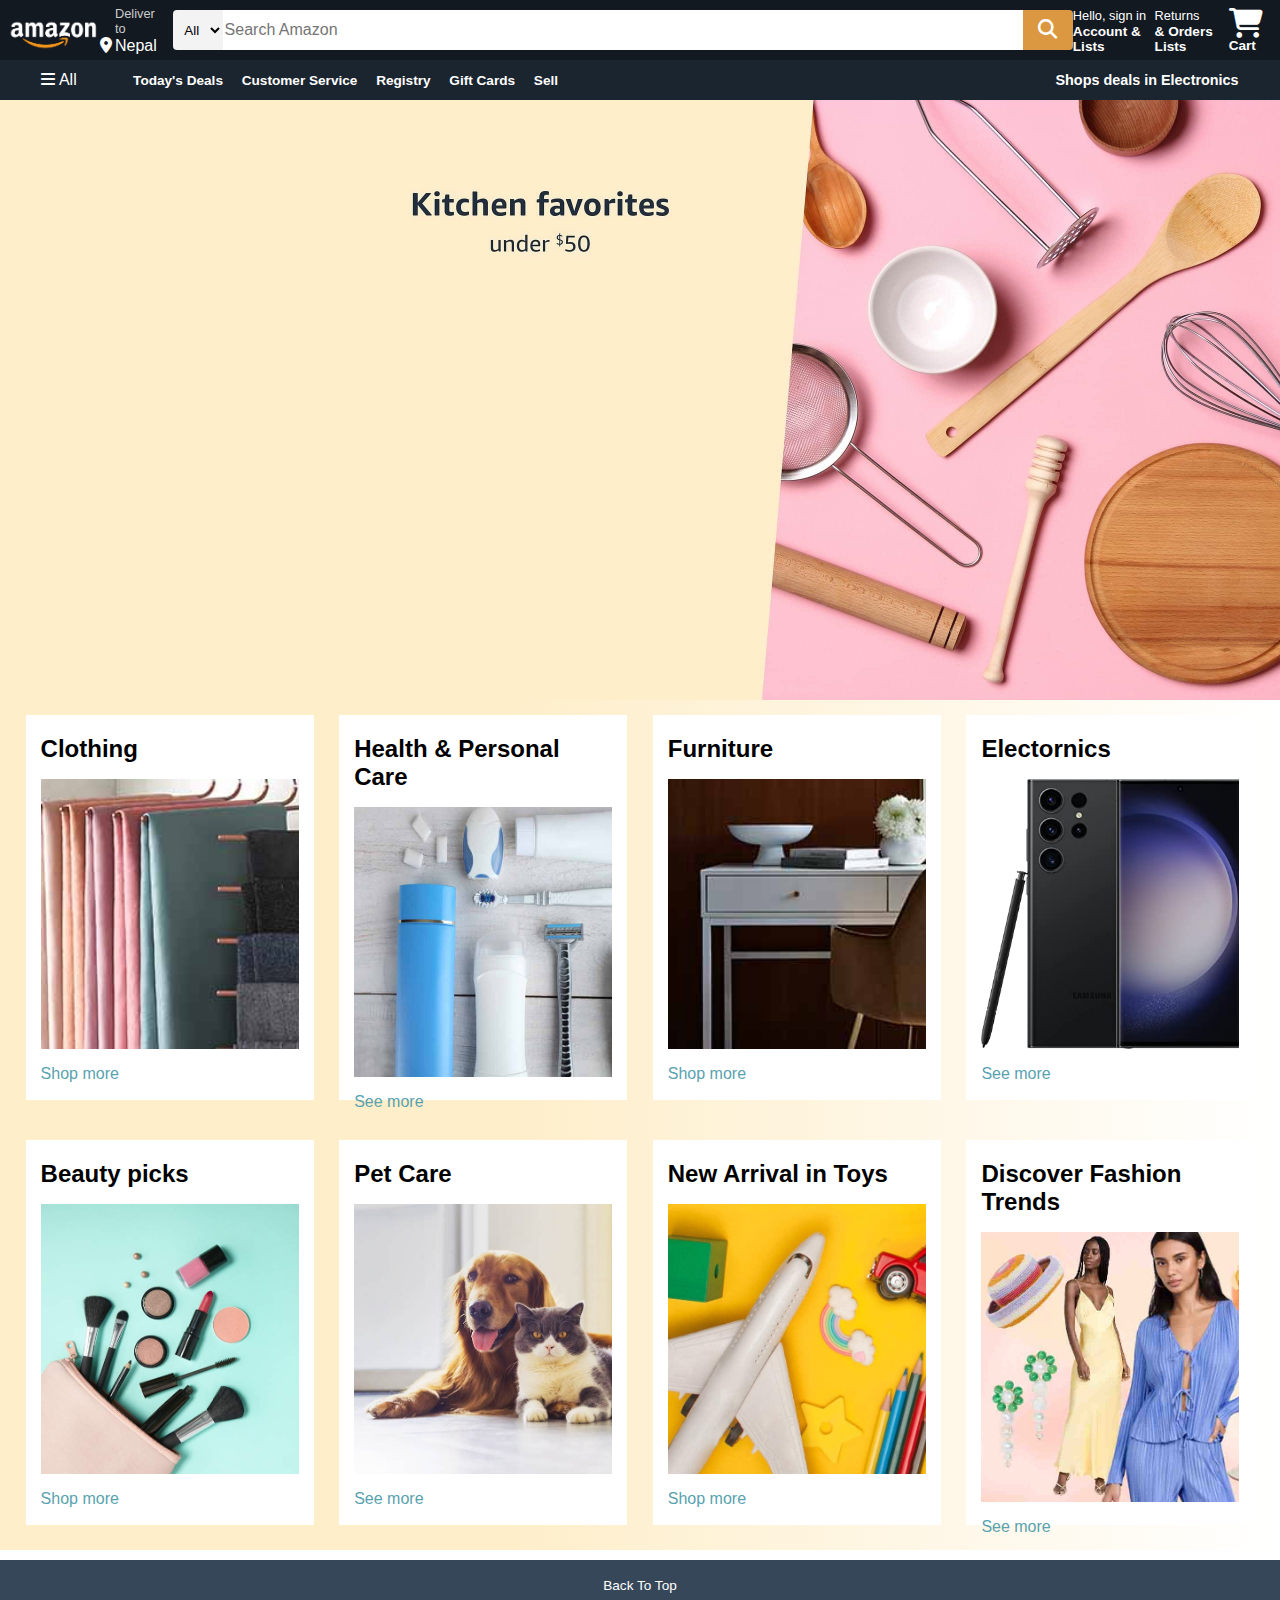
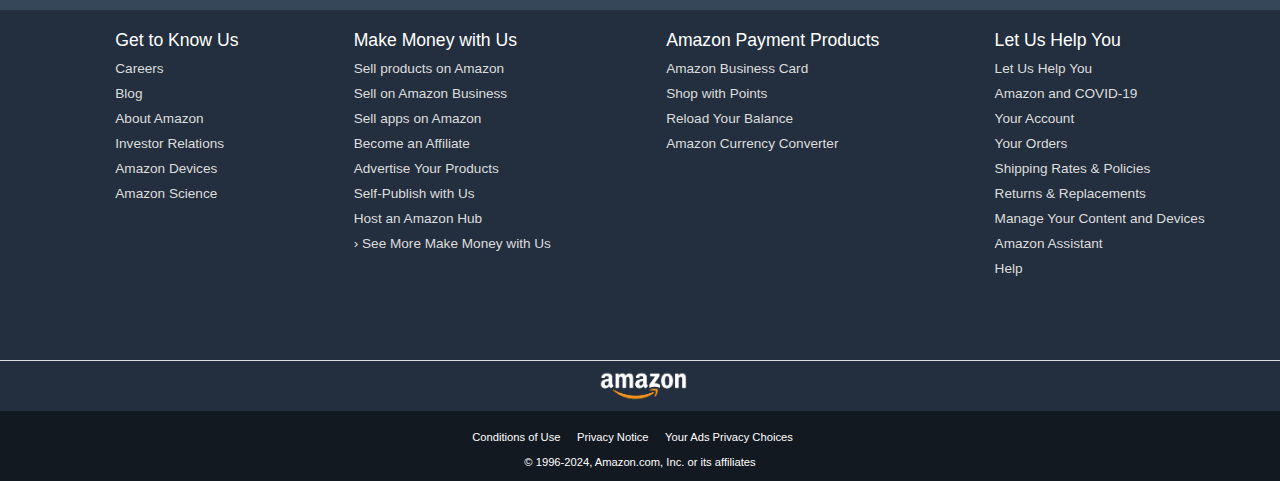
<file: Amazon_Clone/index.html>
<!DOCTYPE html>
<html lang="en">

<head>
    <meta charset="UTF-8">
    <meta name="viewport" content="width=device-width, initial-scale=1.0">
    <title>Amazon.com Spend less. Smile more.</title>

    <link rel="stylesheet" href="https://cdnjs.cloudflare.com/ajax/libs/font-awesome/6.5.1/css/all.min.css">
    <link rel="stylesheet" href="style.css">
</head>

<body>
    <header>
        <div class="navbar">
            <div class="nav-logo">
                <div class="logo"></div>
            </div>

            <div class="nav-address">
                <p class="add-first">Deliver to</p>
                <div class="add-icon">
                    <i class="fa-solid fa-location-dot"></i>
                    <p class="add-second">Nepal</p>
                </div>
            </div>

            <div class="nav-search">
                <select class="search-select">
                    <option>All</option>
                </select>
                <input placeholder="Search Amazon" class="search-input">
                <div class="search-icon">
                    <i class="fa-solid fa-magnifying-glass"></i>
                </div>
            </div>

            <div class="nav-signin">
                <p><span>Hello, sign in</span></p>
                <p class="nav-second">Account & Lists</p>
            </div>

            <div class="nav-return">
                <p><span>Returns</span></p>
                <p class="nav-second">& Orders Lists</p>
            </div>

            <div class="nav-cart">
                <i class="fa-solid fa-cart-shopping"></i>
                Cart
            </div>
        </div>

        <!-- Panel -->
        <div class="panel">
            <div class="panel-all">
                <i class="fa-solid fa-bars"></i>
                All
            </div>
            <div class="panel-ops">
                <p>Today's Deals</p>
                <p>Customer Service</p>
                <p>Registry</p>
                <p>Gift Cards</p>
                <p>Sell</p>
            </div>
            <div class="panel-deals">
                Shops deals in Electronics
            </div>
        </div>

        <!--Hero Section-->
        <div class="hero-section"></div>

        <!--Shop Section-->
        <div class="shop-section">
            <div class="box1 box">
                <div class="box-content">
                    <h2>Clothing</h2>
                    <div class="box-img" style="background-image: url('assets/box1_image.jpg');"></div>
                    <p>Shop more</p>
                </div>
            </div>

            <div class="box2 box">
                <div class="box-content">
                    <h2>Health & Personal Care</h2>
                    <div class="box-img" style="background-image: url('assets/box2_image.jpg');"></div>
                    <p>See more</p>
                </div>
            </div>

            <div class="box3 box">
                <div class="box-content">
                    <h2>Furniture</h2>
                    <div class="box-img" style="background-image: url('assets/box3_image.jpg');"></div>
                    <p>Shop more</p>
                </div>
            </div>

            <div class="box4 box">
                <div class="box-content">
                    <h2>Electornics</h2>
                    <div class="box-img" style="background-image: url('assets/box4_image.jpg');"></div>
                    <p>See more</p>
                </div>
            </div>

            <div class="box5 box">
                <div class="box-content">
                    <h2>Beauty picks</h2>
                    <div class="box-img" style="background-image: url('assets/box5_image.jpg');"></div>
                    <p>Shop more</p>
                </div>
            </div>

            <div class="box6 box">
                <div class="box-content">
                    <h2>Pet Care</h2>
                    <div class="box-img" style="background-image: url('assets/box6_image.jpg');"></div>
                    <p>See more</p>
                </div>
            </div>

            <div class="box7 box">
                <div class="box-content">
                    <h2>New Arrival in Toys</h2>
                    <div class="box-img" style="background-image: url('assets/box7_image.jpg');"></div>
                    <p>Shop more</p>
                </div>
            </div>

            <div class="box8 box">
                <div class="box-content">
                    <h2>Discover Fashion Trends</h2>
                    <div class="box-img" style="background-image: url('assets/box8_image.jpg');"></div>
                    <p>See more</p>
                </div>
            </div>
        </div>
    </header>

    <footer>
        <div class="foot-panel">
            Back To Top
        </div>
        <div class="foot-panel-list">
            <ul>
                <p>Get to Know Us</p>
                <a>Careers</a>
                <a>Blog</a>
                <a>About Amazon</a>
                <a>Investor Relations</a>
                <a>Amazon Devices</a>
                <a>Amazon Science</a>
            </ul>
            <ul>
                <p>Make Money with Us</p>
                <a>Sell products on Amazon</a>
                <a>Sell on Amazon Business</a>
                <a>Sell apps on Amazon</a>
                <a>Become an Affiliate</a>
                <a>Advertise Your Products</a>
                <a>Self-Publish with Us</a>
                <a>Host an Amazon Hub</a>
                <a>› See More Make Money with Us</a>
            </ul>
            <ul>
                <p>Amazon Payment Products</p>
                <a>Amazon Business Card</a>
                <a>Shop with Points</a>
                <a>Reload Your Balance</a>
                <a>Amazon Currency Converter</a>
            </ul>
            <ul>
                <p>Let Us Help You</p>
                <a>Let Us Help You</a>
                <a>Amazon and COVID-19</a>
                <a>Your Account</a>
                <a>Your Orders</a>
                <a>Shipping Rates & Policies</a>
                <a>Returns & Replacements</a>
                <a>Manage Your Content and Devices</a>
                <a>Amazon Assistant</a>
                <a>Help</a>
            </ul>
        </div>

        <div class="foot-panel-amazon">
            <div class="logo"></div>
        </div>

        <div class="footer-pages">
            <div class="pages">
                <a>Conditions of Use</a>
                <a>Privacy Notice</a>
                <a>Your Ads Privacy Choices</a>
            </div>

            <div class="copyright">
                <a>© 1996-2024, Amazon.com, Inc. or its affiliates</a>
            </div>
        </div>
    </footer>

</body>

</html>
</file>
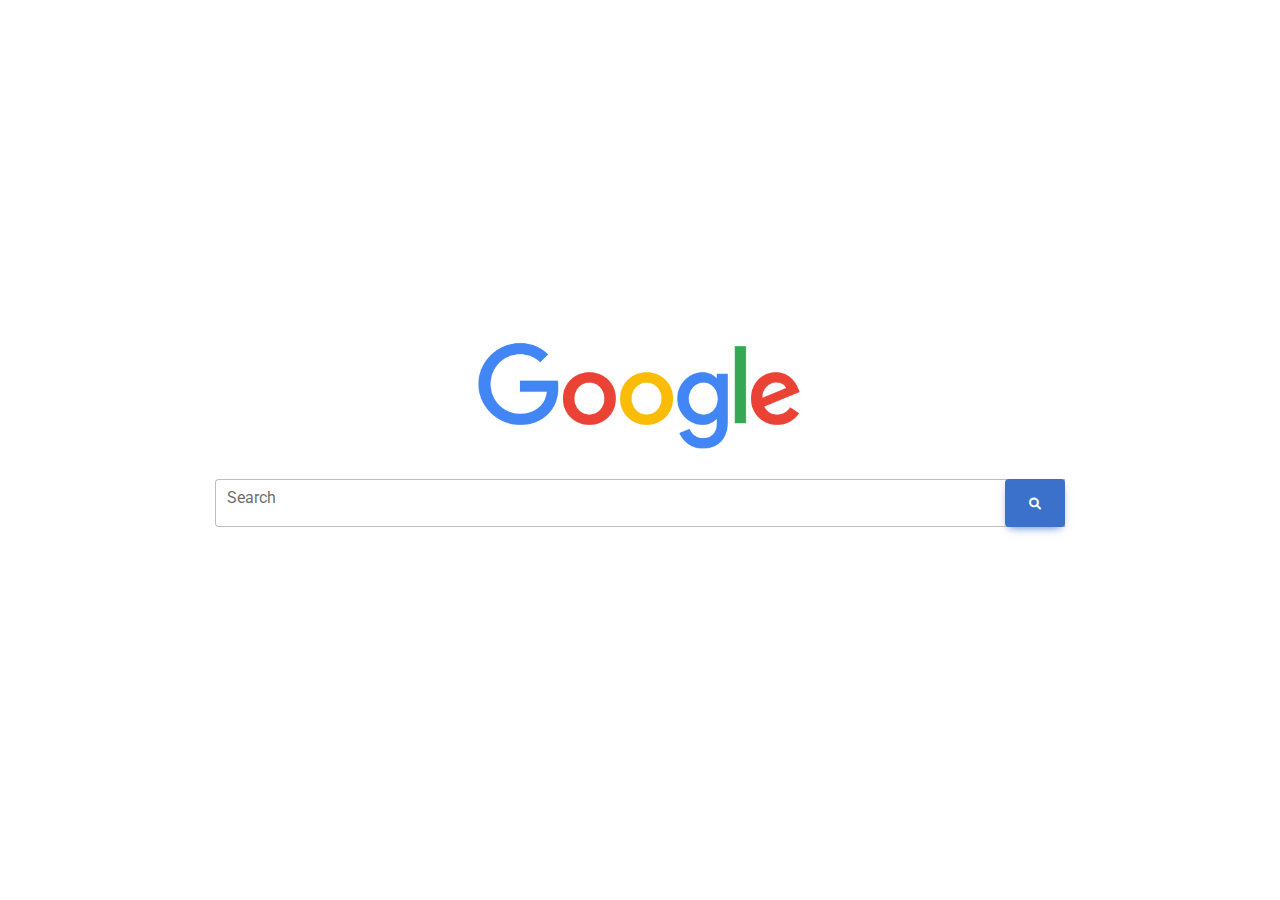
<file: Assignment1/index.html>
<!DOCTYPE html>
<html lang="en">

<head>
    <meta charset="UTF-8" />
    <meta name="viewport" content="width=device-width, initial-scale=1, shrink-to-fit=no" />
    <meta http-equiv="x-ua-compatible" content="ie=edge" />
    <title>Search Page</title>
    <!-- Font Awesome -->
    <link rel="stylesheet" href="https://cdnjs.cloudflare.com/ajax/libs/font-awesome/6.0.0/css/all.min.css" />
    <!-- Google Fonts Roboto -->
    <link rel="stylesheet" href="https://fonts.googleapis.com/css2?family=Roboto:wght@300;400;500;700;900&display=swap" />
    <!--External css-->
    <link rel="stylesheet" href="css/mdb.min.css" />
    <!--Internal css-->
    <style>
        .input-group {
            display: flex;
            justify-content: center;
            align-items: center;
            flex-direction: column;
            height: 100vh;
        }
        
        .logo-img {
            width: 350px;
            height: auto;
            margin-top: -100px;
        }
        
        .form-outline {
            width: 850px !important;
            height: 48px;
            margin-right: -60px;
            margin-top: -50px;
        }

        .btn-primary {
            height: 3rem;
        }
    </style>
</head>
<body>
    <div class="input-group">
        <img src="img/logo.png" alt="Logo" class="logo-img">
        <form action="https://www.google.com/search" method="GET" class="d-flex">
            <div class="form-outline flex-grow">
                <input id="search-focus" type="search" id="form1" class="form-control" name="q" />
                <label class="form-label" for="form1">Search</label>
            </div>
            <!--Inline css-->
            <button type="submit" class="btn btn-primary" style="margin-top: -50px">
        <i class="fas fa-search"></i>
      </button>
        </form>
    </div>
    <script type="text/javascript" src="js/mdb.min.js"></script>
</body>

</html>
</file>
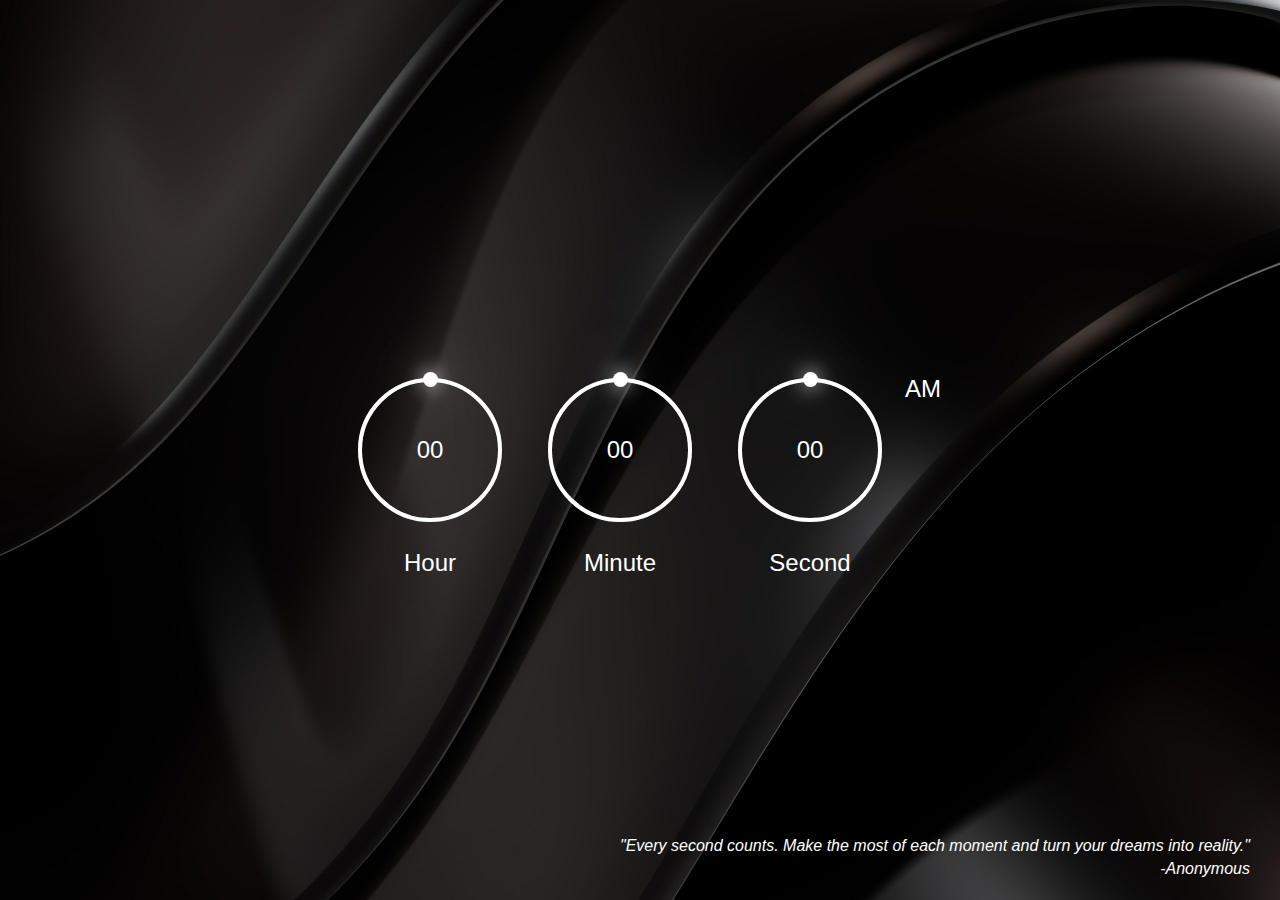
<file: Assignment3/index.html>
<!DOCTYPE html>
<html lang="en">

<head>
    <meta charset="UTF-8">
    <meta http-equiv="X-UA-Compatible" content="IE=edge">
    <meta name="viewport" content="width=device-width, initial-scale=1.0">
    <title>Document</title>
    <link rel="stylesheet" href="style.css">
    <script type="text/javascript" src="script.js"></script>
</head>

<body>
    <div class="container">
        <div id="time">
            <div class="circle" style="--color: #fff">
                <div class="dots h_dot"></div>
                <svg>
                    <circle cx="70" cy="70" r="70"></circle>
                    <circle cx="70" cy="70" r="70" id="hh"></circle>
                </svg>
                <div id="hours">00</div>
                <div class="label">Hour</div> <!-- Add the label here -->
            </div>
            <div class="circle" style="--color: #fff">
                <div class="dots m_dot"></div>
                <svg>
                    <circle cx="70" cy="70" r="70"></circle>
                    <circle cx="70" cy="70" r="70" id="mm"></circle>
                </svg>
                <div id="minutes">00</div>
                <div class="label">Minute</div> <!-- Add the label here -->
            </div>
            <div class="circle" style="--color: #fff">
                <div class="dots s_dot"></div>
                <svg>
                    <circle cx="70" cy="70" r="70"></circle>
                    <circle cx="70" cy="70" r="70" id="ss"></circle>
                </svg>
                <div id="seconds">00</div>
                <div class="label">Second</div> <!-- Add the label here -->
            </div>
            <div class="ap">
                <div id="ampm">AM</div>
            </div>
        </div>
        <div class="quote">"Every second counts. Make the most of each moment and turn your dreams into
            reality."<br>-Anonymous</div>
    </div>

</body>

</html>
</file>
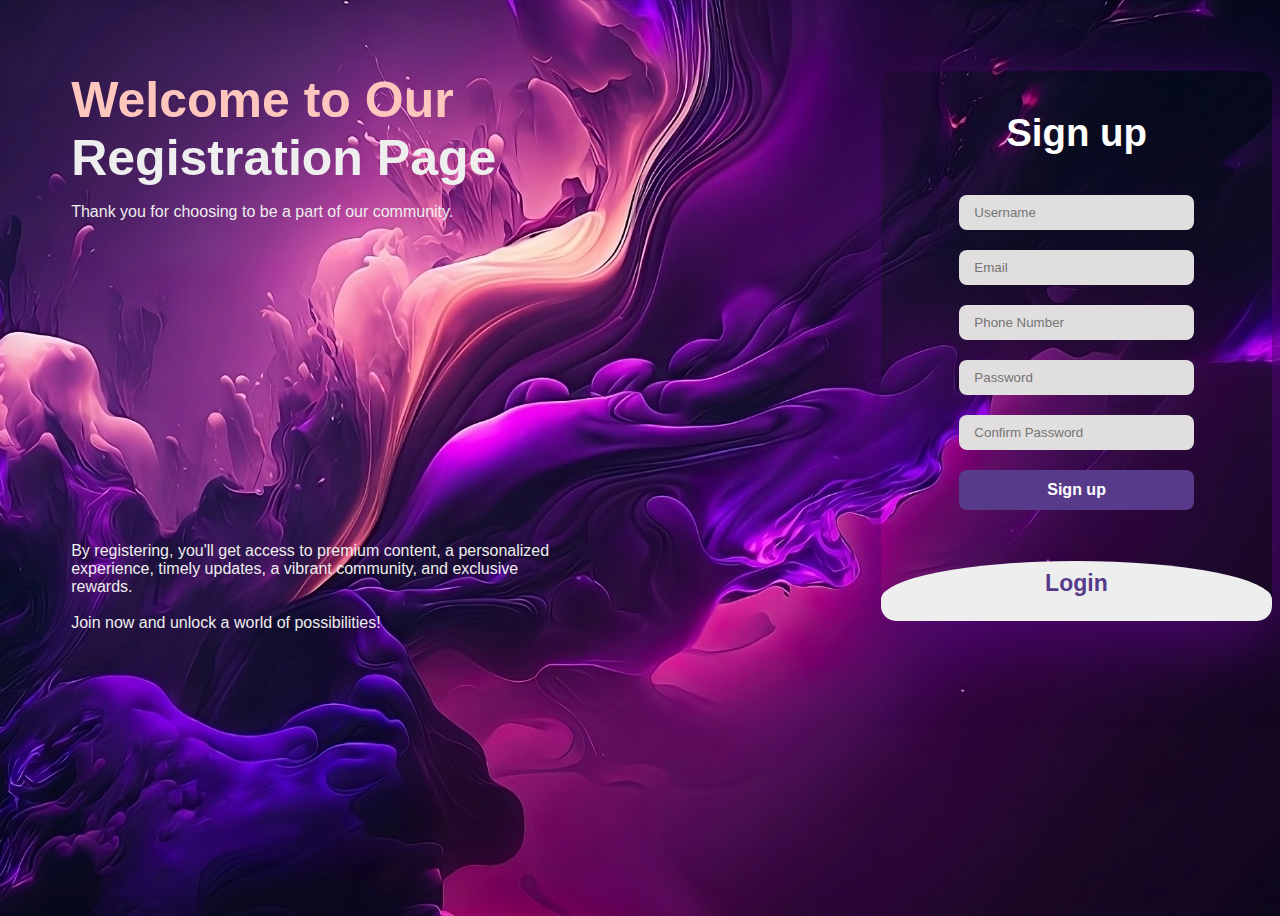
<file: Assignment4/index.html>
<html>

<head>
  <meta charset="UTF-8">
  <title> Register </title>
  <link rel="stylesheet" type="text/css" href="style.css">
  <link href="https://fonts.googleapis.com/css2?family=Jost:wght@500&display=swap" rel="stylesheet">
</head>

<body>


  <div class="header">
    <h1>Welcome to Our <span class="text">Registration Page</span></h1>
    <p>
      Thank you for choosing to be a part of our community.
    </p>
    <p>
      By registering, you'll get access to premium content, a personalized experience,
      timely updates, a vibrant community, and exclusive rewards. <br><br>
      Join now and unlock a world of possibilities!
    </p>

  </div>
  <div class="main">
    <input type="checkbox" id="chk" aria-hidden="true">

    <div class="signup">
      <form action="" method="post">
        <label for="chk" aria-hidden="true">Sign up</label>
        <input class="textbox" id="username" name="username" type="text" placeholder="Username" minlength="4"
          required />
        <input id="email" class="textbox" name="email" type="text" placeholder="Email"
          pattern="^[a-zA-Z0-9._%+-]+@gmail\.com$" title="...@gmail.com" required />
        <input id="phone" name="phone" type="text" placeholder="Phone Number" class="textbox" pattern="^\+977\d{9}$"
          title="+977XXXXXXXXX" required />
        <input id="password" name="password" type="password" placeholder="Password" class="textbox" minlength="8"
          maxlength="16" required />
        <input id="confirm_password" name="confirm_password" type="password" placeholder="Confirm Password"
          class="textbox" minlength="8" maxlength="16" required />
        <button>Sign up</button>
      </form>
    </div>

    <div class="login">
      <form action="" method="post">
        <label for="chk" aria-hidden="true">Login</label>
        <input id="username" name="username" type="text" placeholder="Username" class="textbox" />
        <input id="password" name="password" type="password" placeholder="Password" class="textbox" />
        <button>Login</button>

      </form>
    </div>
  </div>
</body>

</html>
</file>
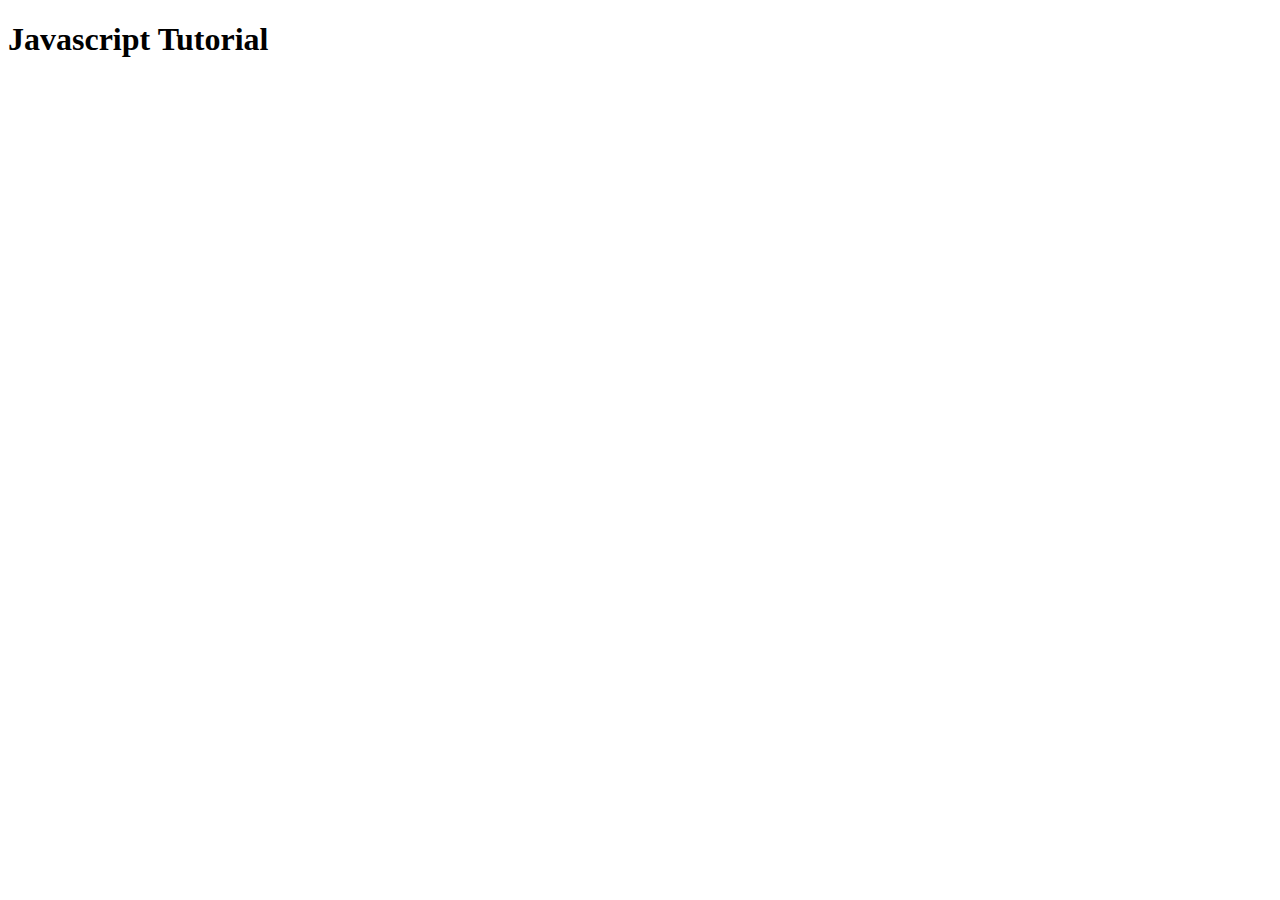
<file: Javascript/index.html>
<!DOCTYPE html>
<html lang="en">
<head>
    <meta charset="UTF-8">
    <meta name="viewport" content="width=device-width, initial-scale=1.0">
    <title>Document</title>
</head>
<body>
    <h1>Javascript Tutorial</h1>
    <script>
        let name = 'luluw';
        console.log(name);
    </script>
    <script src="script.js"></script>
    
</body>
</html>
</file>
<file: Amazon_Clone/style.css>
* {
    margin: 0;
    font-family: Arial, Helvetica, sans-serif;
    border: border-box;
}

.navbar {
    /* width: 100%; */
    display: flex;
    height: 60px;
    background-color: #131921;
    color: white;
    justify-content: space-evenly;
    align-items: center;

}

.nav-logo {
    height: 50px;
    width: 100px;
}

.logo {
    background-image: url('assets/amazon_logo.png');
    background-size: cover;
    width: 100%;
    height: 50px;
}

.border {
    border: 1px solid transparent;
}

.border:hover {
    border: 1px solid white;
}

/* Address box */
.add-first {
    color: #cccccc;
    font-size: 0.8rem;
    margin-left: 15px;
}

.add-second {
    font-size: 1rem;
    margin-top: 1px;
    margin-left: 3px;
}

.add-icon {
    display: flex;
    align-items: center;
}

/* Search box */
.nav-search {
    margin-left: 1rem;
    display: flex;
    justify-content: space-evenly;
    /* background-color: pink; */
    width: 900px;
    height: 40px;
    border-radius: 4px;
}

.nav-search:hover {
    border: 2px solid #DB9840;
}

.search-select {
    background-color: #f3f3f3;
    width: 50px;
    text-align: center;
    border-top-left-radius: 4px;
    border-bottom-left-radius: 4px;
    border: none;
}

.search-input {
    width: 800px;
    font-size: 1rem;
    border: none;
}

.search-icon {
    width: 50px;
    display: flex;
    justify-content: center;
    align-items: center;
    font-size: 1.2rem;
    background-color: #DB9840;
    border-top-right-radius: 4px;
    border-bottom-right-radius: 4px;
}

/* Signin and Return box */
span {
    font-size: 0.8rem;
}

.nav-second {
    font-size: 0.85rem;
    font-weight: 700;
}

/* Cart box */
.nav-cart i {
    font-size: 30px;
}

.nav-cart {
    font-size: 0.85rem;
    font-weight: 700;
}

/* Panel */
.panel {
    height: 40px;
    background-color: #1b252f;
    display: flex;
    color: white;
    align-items: center;
    justify-content: space-evenly;
}

.panel-ops p {
    display: inline;
    margin-left: 15px;
    font-weight: 600;
}

.panel-ops {
    width: 70%;
    font-size: 0.85rem;
}

.panel-deals {
    font-size: 0.9rem;
    font-weight: 700;
}

/* Hero-Section */
.hero-section {
    background-image: url('assets/hero_image_bg.jpg');
    background-size: cover;
    height: 600px;
}

/* Shop-section */
.shop-section {
    display: flex;
    flex-wrap: wrap;
    justify-content: space-evenly;
    background: linear-gradient(90deg, rgba(254,238,202,1) 40%, rgba(255,255,255,1) 100%);
    height: 850px;
}

.box {
    /* border: 2px solid black; */
    height: 350px;
    width: 22.5%;
    background-color: white;
    padding: 20px 0px 15px;
    margin-top: 15px;
}

.box-content {
    margin-left: 15px;
    margin-right: 15px;
}

.box-content p {
    color: #59A2AF
}

.box-img {
    height: 270px;
    background-size: cover;
    margin-top: 1rem;
    margin-bottom: 1rem;
}

/* Footer */
footer {
    margin-top: 10px;
}

.foot-panel {
    background-color: #37475A;
    color: white;
    height: 50px;
    display: flex;
    justify-content: center;
    align-items: center;
    font-size: 0.85rem;
}

.foot-panel-list {
    background-color: #232F3E;
    color: white;
    height: 350px;
    justify-content: space-evenly;
    display: flex;
    font-size: 1.1rem;
}

ul {
    margin-top: 20px;
}

ul a {
    display: block;
    font-size: 0.85rem;
    margin-top: 10px;
    color: #dddddd
}

.foot-panel-amazon{
    background-color: #232F3E;
    color:white;
    border-top:0.5px solid #dddddd;
    height:50px;
    display: flex;
    justify-content: center;
    align-items: center;
}

.logo{
    background-image: url(assets/amazon_logo.png);
    background-size: cover;
    height: 60px;
    width: 100px;
}

.footer-pages{
    background-color: #131921;
    color:white;
    height:70px;
    font-size: 0.7rem;
    text-align: center;
    /* display: flex;

    align-items: center; */
}

.pages{
    margin-right: 15px;
    padding-top: 20px;
}

.pages a{
    padding: 0 0.6em;
}
.copyright{
    padding-top: 0.8rem;
}
</file>
<file: Assignment3/style.css>
* {
  margin: 0;
  padding: 0;
  box-sizing: border-box;
  font-family: sans-serif;
}

.container {
  width: 100%;
  min-height: 100vh;
  display: flex;
  justify-content: center;
  align-items: center;
  background: #000000;
  background-image: url(images/background.jpeg);
}

#time {
  display: flex;
  gap: 40px;
  color: #fff;
}

#time .circle {
  position: relative;
  width: 150px;
  height: 150px;
  display: flex;
  justify-content: center;
  align-items: center;
}

#time .circle svg {
  position: relative;
  width: 150px;
  height: 150px;
  transform: rotate(270deg);
}

#time .circle svg circle {
  width: 100%;
  height: 100%;
  fill: transparent;
  stroke: #5f5e5e;
  stroke-width: 4px;
  transform: translate(5px, 5px);
}

#time .circle svg circle:nth-child(2) {
  stroke: var(--color);
  stroke-dasharray: 440;
}

#time div {
  position: absolute;
  text-align: center;
  font-size: 1.5rem;
  font-weight: 500;
}

#time div span {
  position: absolute;
  transform: translate(-50%, 0px);
  font-size: 0.5rem;
  font-weight: 300;
  letter-spacing: 0.1rem;
  text-transform: uppercase;
}

#time .ap {
  position: relative;
  font-size: 1rem;
  transform: translate(-20px);
}

.label {
    color: #fff;
    font-size: 16px;
    margin-top: 225px; /* Adjust the margin as needed */
  }

.dots {
  position: absolute;
  width: 100%;
  height: 100%;
  display: flex;
  justify-content: center;
  z-index: 10;
}

.dots::before {
  content: '';
  position: absolute;
  top: -3px;
  width: 15px;
  height: 15px;
  background: var(--color);
  border-radius: 50%;
  box-shadow: 0 0 20px var(--color), 0 0 60px var(--color  );
}

.quote {
    position: absolute;
    bottom: 20px;
    right: 30px;
    font-size: 16px;
    font-style: italic;
    text-align: right;
    color: white;
    line-height: 1.4; /* Add the line-height property to create a 10px gap between lines */
}
</file>
<file: Assignment4/style.css>
body {
	padding: 0;
	display: flex;
	min-height: 100vh;
	font-family: 'Corporative Sans Medium', sans-serif;
	background: url("image/image.jpeg") no-repeat center/ cover;
}

.header {
	padding: 5%;
	width: 40%;
	color: #eeeeee;
}

h1 {
	margin-top: 0;
	font-size: 50px;
	color: #FFC6BD;
	margin-bottom: 3%;
}

.text {
	color: #eeeeee;
}

p {
	margin-bottom: 65%;
}

.main {
	margin-top: 5%;
	margin-left: 20%;
	width: 400px;
	height: 550px;
	overflow: hidden;
	background: url("https://doc-08-2c-docs.googleusercontent.com/docs/securesc/68c90smiglihng9534mvqmq1946dmis5/fo0picsp1nhiucmc0l25s29respgpr4j/1631524275000/03522360960922298374/03522360960922298374/1Sx0jhdpEpnNIydS4rnN4kHSJtU1EyWka?e=view&authuser=0&nonce=gcrocepgbb17m&user=03522360960922298374&hash=tfhgbs86ka6divo3llbvp93mg4csvb38") no-repeat center/ cover;
	border-radius: 15px;
	box-shadow: 5px 15px 80px #500476;
}

#chk {
	display: none;
}

.signup {
	position: relative;
	width: 100%;
	height: 100%;
}

label {
	color: #fff;
	font-size: 2.4em;
	justify-content: center;
	display: flex;
	margin: 40px;
	font-weight: bold;
	cursor: pointer;
	transition: .5s ease-in-out;
}

input {
	width: 60%;
	height: 35px;
	background: #e0dede;
	justify-content: center;
	display: flex;
	margin: 20px auto;
	padding: 15px;
	border: none;
	outline: none;
	border-radius: 8px;
}

button {
	width: 60%;
	height: 40px;
	margin: 10px auto;
	justify-content: center;
	display: block;
	color: #fff;
	background: #573b8a;
	font-size: 1em;
	font-weight: bold;
	margin-top: 20px;
	outline: none;
	border: none;
	border-radius: 8px;
	transition: .2s ease-in;
	cursor: pointer;
}

button:hover {
	background: #6d44b8;
}

.login {
	height: 460px;
	background: #eeeeee;
	border-radius: 60% / 10%;
	transform: translateY(-150px);
	transition: .8s ease-in-out;
}

.login label {
	margin: 50px;
	color: #573b8a;
	transform: scale(.6);

}

#chk:checked~.login {
	transform: translateY(-525px);
}

#chk:checked~.login label {
	transform: scale(1);
}

#chk:checked~.signup label {
	transform: scale(.6);
}
</file>
